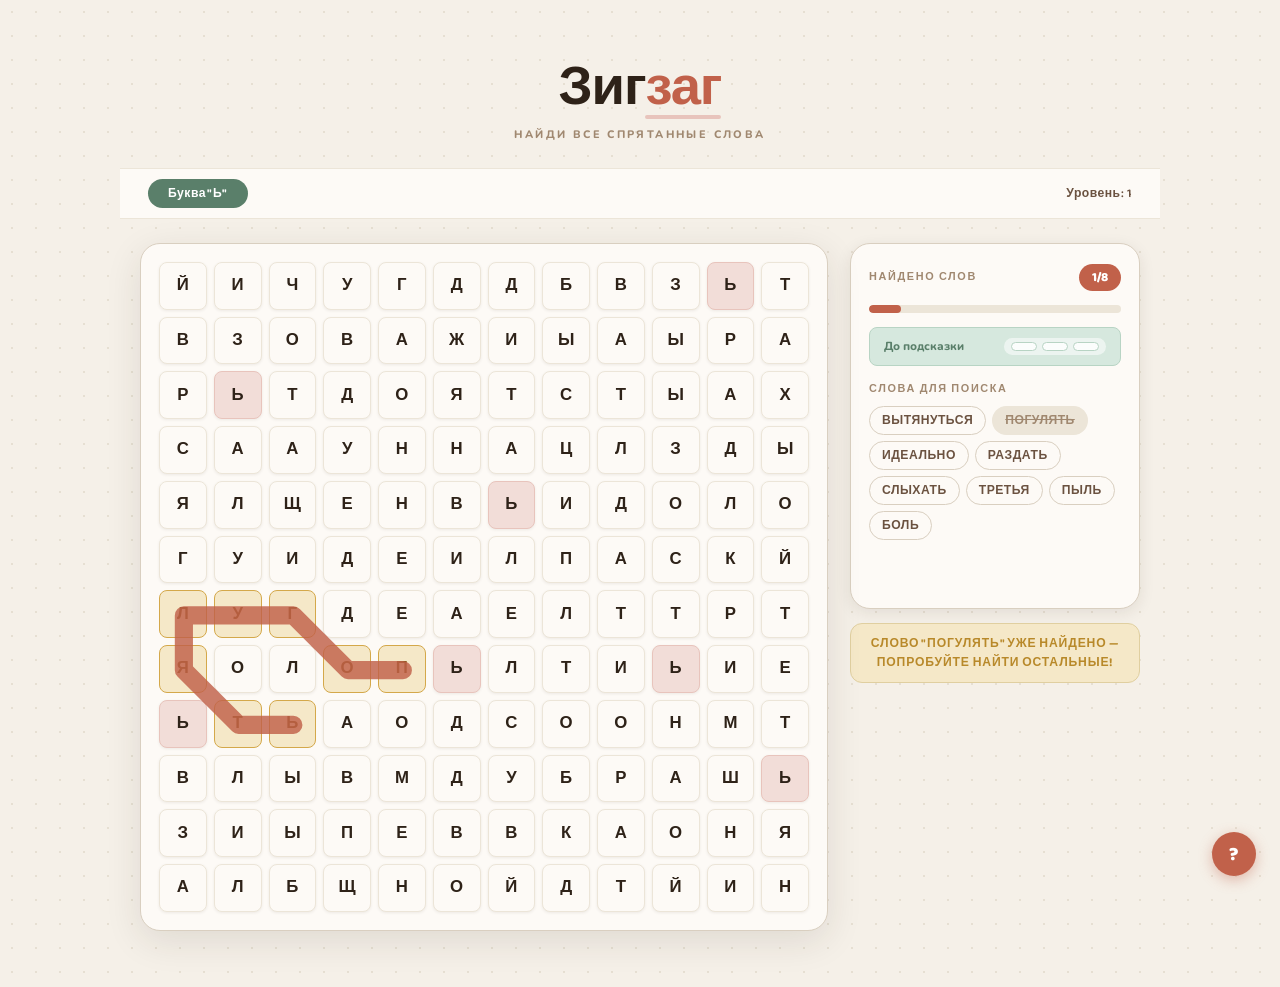
<file: index.html>
<!doctype html>
<html lang="ru">
  <head>
    <meta charset="UTF-8" />
    <meta name="viewport" content="width=device-width, initial-scale=1.0" />
    <meta name="description" content="Зигзаг — игра в слова. Найди все спрятанные слова, петляющие по сетке из букв." />
    <meta name="keywords" content="зигзаг, филворд, игра в слова, поиск слов, головоломка" />
    <meta name="robots" content="index, follow" />
    <meta name="google-site-verification" content="GYx6_DAuvatEQXPwaPTeLCGrM90qHb__5pO9PDcsDCo" />
    <meta name="yandex-verification" content="1960e7cf210b3740" />
    <link rel="canonical" href="https://alyona-belova.github.io/word_search_game/" />
    <meta property="og:type" content="website" />
    <meta property="og:title" content="Зигзаг — игра в слова" />
    <meta property="og:description" content="Найди все спрятанные слова, петляющие по сетке из букв." />
    <meta property="og:url" content="https://alyona-belova.github.io/word_search_game/" />
    <meta property="og:image" content="game_logo.png" />
    <meta property="og:locale" content="ru_RU" />
    <title>Зигзаг — найди все слова!</title>
    <link rel="preconnect" href="https://fonts.googleapis.com" />
    <link rel="preconnect" href="https://fonts.gstatic.com" crossorigin />
    <link rel="stylesheet" href="style.css" />
  </head>
  <body>
    <div class="container">
      <div class="header">
        <div class="header-inner">
          <h1>Зиг<span class="drop-accent">заг</span></h1>
          <div class="masthead-rule"></div>
          <div class="masthead-tagline">Найди все спрятанные слова</div>
        </div>
      </div>

      <div class="theme-info">
        <div class="current-theme">
          <div class="theme-badge" id="currentTheme">—</div>
        </div>
        <div class="level-progress" id="levelProgress">Уровень: 1</div>
      </div>

      <div class="game-area">
        <div class="grid-wrapper">
          <div id="grid" class="word-search-grid"></div>
        </div>

        <div class="words-progress">
          <div class="progress-header">
            <h3>Найдено слов</h3>
            <div class="progress-count" id="foundCount">0/0</div>
          </div>
          <div class="progress-bar">
            <div
              class="progress-fill"
              id="progressFill"
              style="width: 0%"
            ></div>
          </div>
          <div class="hints-row">
            <span class="hints-label">До подсказки</span>
            <div
              class="hint-progress-badge"
              id="hintProgressBadge"
              data-progress="0"
            >
              <div class="hint-pip" data-idx="0"></div>
              <div class="hint-pip" data-idx="1"></div>
              <div class="hint-pip" data-idx="2"></div>
            </div>
          </div>
          <div class="word-list-section" id="wordListSection">
            <h3 class="word-list-header">Слова для поиска</h3>
            <div id="wordList" class="word-list"></div>
          </div>
          <div class="words-found-container" id="foundWords">
            <div class="empty-words">Пока ничего не найдено</div>
          </div>
        </div>

        <div id="message" class="message"></div>

        <div
          id="levelCompleteMessage"
          class="level-complete-card"
          style="display: none"
        >
          <div class="confetti"></div>
          <p class="complete-title">Уровень пройден!</p>
          <button class="next-level-btn" id="nextLevelBtn">
            <span>Следующий уровень</span>
            <svg
              width="20"
              height="20"
              viewBox="0 0 24 24"
              fill="none"
              stroke="currentColor"
              stroke-width="2"
            >
              <path d="M5 12h14M12 5l7 7-7 7" />
            </svg>
          </button>
        </div>
      </div>
    </div>
    <div id="tutorialModal" class="modal-overlay" style="display: none">
      <div class="modal-card">
        <h2 class="modal-title">Как играть?</h2>
        <div class="tutorial-steps">
          <div class="tutorial-step">
            <div class="step-icon">✍️</div>
            <div class="step-text">
              <strong>Буква уровня</strong>
              <p>
                На каждом уровне задается новая буква, которую будут содержать
                все слова для поиска. Она может быть в начале слова, в середине
                или в конце.
              </p>
            </div>
          </div>
          <div class="tutorial-step">
            <div class="step-icon">⚡</div>
            <div class="step-text">
              <strong>Слова-зигзаги</strong>
              <p>
                Слова располагаются по ломаным линиям — каждая следующая буква может быть в любой из 8 соседних клеток.
              </p>
            </div>
          </div>
          <div class="tutorial-step">
            <div class="step-icon">💡</div>
            <div class="step-text">
              <strong>Подсказки</strong>
              <p>
                Найди 3 слова не из текущего уровня, чтобы получить подсказку: одно
                из нужных слов подсветится на поле.
              </p>
            </div>
          </div>
          <div class="tutorial-step">
            <div class="step-icon">🏆</div>
            <div class="step-text">
              <strong>Цель</strong>
              <p>
                Для прохождения уровня нужно найти все спрятанные слова. Чем
                меньше подсказок, тем лучше :&#41;
              </p>
            </div>
          </div>
        </div>
        <button id="tutorialClose" class="tutorial-close-btn">
          Начать играть!
        </button>
      </div>
    </div>

    <button id="helpBtn" class="help-btn" title="Как играть?">?</button>

    <script src="game.js"></script>
  </body>
</html>
</file>
<file: style.css>
@import url("https://fonts.googleapis.com/css2?family=Baloo+2:wght@400;500;600;700;800&family=Nunito:wght@400;600;700;800;900&display=swap");

* {
  margin: 0;
  padding: 0;
  box-sizing: border-box;
}

:root {
  --grid-size: 12;

  --bg: #f5f0e8;
  --bg-dots: #e6dfd2;
  --surface: #fdfaf6;
  --border: #d9cfc0;
  --border-soft: #ece5d8;

  --terra: #c1614a;
  --terra-light: #f2ddd8;
  --terra-muted: #e8c4bc;

  --sage: #5a7f6a;
  --sage-light: #d6e8de;
  --sage-muted: #b8d4c4;

  --gold: #b8892a;
  --gold-light: #f5e8c8;
  --gold-muted: #e0cfa0;

  --sky: #4a86a8;
  --sky-light: #d4e8f5;
  --sky-muted: #b0d0e8;

  --text: #2e2218;
  --text-soft: #6b5240;
  --text-muted: #a08870;

  --cell-bg: #fdfaf6;
  --cell-hover: #f5ede4;
  --cell-selected: #c8aef0;
  --cell-sel-text: #3d1a7a;
  --cell-sel-border: #9b72d8;
  --cell-found: #f5e8c8;
  --cell-found-border: #d4a84a;
  --cell-found-text: #7a5510;

  --shadow-sm: 0 1px 3px rgba(46, 34, 24, 0.08);
  --shadow-md: 0 4px 16px rgba(46, 34, 24, 0.09);
  --shadow-lg: 0 10px 36px rgba(46, 34, 24, 0.11);

  --radius: 20px;
  --radius-md: 12px;
  --radius-sm: 8px;
  --radius-pill: 999px;

  --cell-gap: 7px;
  --cell-size: 44px;
  --grid-padding: 18px;
}

body {
  font-family: "Nunito", sans-serif;
  background-color: var(--bg);
  background-image: radial-gradient(
    circle,
    var(--bg-dots) 1.5px,
    transparent 1.5px
  );
  background-size: 24px 24px;
  min-height: 100vh;
  display: flex;
  justify-content: center;
  align-items: flex-start;
  padding: 24px 16px 56px;
  color: var(--text);
}

.container {
  width: 100%;
  max-width: 1040px;
}

.header {
  text-align: center;
  padding: 36px 24px 10px;
}

.masthead-rule {
  display: none;
}

.header h1 {
  font-family: "Baloo 2", sans-serif;
  font-size: clamp(2rem, 6vw, 3.4rem);
  font-weight: 800;
  color: var(--text);
  letter-spacing: -0.02em;
  line-height: 1.1;
}

.header h1 .drop-accent {
  color: var(--terra);
  display: inline-block;
  position: relative;
}

.header h1 .drop-accent::after {
  content: "";
  position: absolute;
  bottom: 1px;
  left: 0;
  right: 0;
  height: 4px;
  background: var(--terra-muted);
  border-radius: var(--radius-pill);
}

.masthead-tagline {
  font-size: 0.68rem;
  letter-spacing: 0.22em;
  text-transform: uppercase;
  color: var(--text-muted);
  font-weight: 800;
  margin-top: 7px;
}

.theme-info {
  display: flex;
  justify-content: space-between;
  align-items: center;
  padding: 10px 28px;
  background: var(--surface);
  border-top: 1.5px solid var(--border-soft);
  border-bottom: 1.5px solid var(--border-soft);
  margin: 16px 0 0;
}

.theme-badge {
  background: var(--sage);
  color: #fff;
  padding: 5px 20px;
  border-radius: var(--radius-pill);
  font-family: "Baloo 2", sans-serif;
  font-size: 0.76rem;
  font-weight: 700;
  letter-spacing: 0.04em;
}

.level-progress {
  font-family: "Baloo 2", sans-serif;
  font-size: 0.76rem;
  color: var(--text-soft);
  font-weight: 600;
  letter-spacing: 0.04em;
}

.game-area {
  display: grid;
  grid-template-columns: 1fr 290px;
  grid-template-rows: auto auto auto auto;
  column-gap: 22px;
  row-gap: 14px;
  padding: 24px 20px 0;
  align-items: start;
}

.grid-wrapper {
  grid-column: 1;
  grid-row: 1 / 5;
  min-width: 0;
}

.words-progress {
  grid-column: 2;
  grid-row: 1;
}

#message {
  grid-column: 2;
  grid-row: 2;
}

#levelCompleteMessage {
  grid-column: 1 / 3;
  grid-row: 5;
}

.grid-wrapper {
  background: var(--surface);
  border-radius: var(--radius);
  padding: var(--grid-padding);
  border: 1.5px solid var(--border);
  box-shadow: var(--shadow-lg);
  width: 100%;
  position: relative;
  overflow: hidden;
}

.word-lines-svg {
  position: absolute;
  inset: 0;
  width: 100%;
  height: 100%;
  pointer-events: none;
  overflow: visible;
}

.word-search-grid {
  display: grid;
  gap: var(--cell-gap);
  width: 100%;
}

.grid-cell {
  width: 100%;
  aspect-ratio: 1;
  background: var(--cell-bg);
  border: 1.5px solid var(--border-soft);
  border-radius: var(--radius-sm);
  display: flex;
  align-items: center;
  justify-content: center;
  font-family: "Baloo 2", sans-serif;
  font-size: clamp(0.55rem, 3.5cqi, 1.05rem);
  font-weight: 700;
  color: var(--text);
  cursor: pointer;
  user-select: none;
  -webkit-user-select: none;
  -webkit-tap-highlight-color: transparent;
  touch-action: none;
  transition:
    background 0.1s ease,
    border-color 0.1s ease,
    transform 0.1s ease,
    box-shadow 0.1s ease;
  box-shadow: var(--shadow-sm);
  position: relative;
}

.grid-cell:hover:not(.found):not(.selected) {
  background: var(--cell-hover);
  border-color: var(--border);
  transform: translateY(-1px);
  box-shadow: 0 3px 10px rgba(46, 34, 24, 0.1);
}

.grid-cell.theme-letter {
  background: var(--terra-light);
  border-color: var(--terra-muted);
}

.grid-cell.selected {
  background: var(--cell-selected);
  border-color: var(--cell-sel-border);
  color: var(--cell-sel-text);
  transform: scale(1.1);
  box-shadow: 0 3px 12px rgba(155, 114, 216, 0.35);
  z-index: 2;
}

.grid-cell.found {
  background: var(--cell-found);
  border-color: var(--cell-found-border);
  color: var(--cell-found-text);
  cursor: default;
  transform: none;
  box-shadow: none;
}

.grid-cell.hint {
  background: var(--sky-light);
  border-color: var(--sky);
  color: #1c3f54;
  animation: hintPulse 0.45s ease-in-out 0s 7 alternate;
  z-index: 3;
}

.grid-cell.hint::after {
  content: "";
  position: absolute;
  inset: -4px;
  border-radius: 11px;
  border: 2.5px solid var(--sky-muted);
  animation: hintRing 0.45s ease-in-out 0s 7 alternate;
  pointer-events: none;
}

@keyframes hintPulse {
  0% {
    background: #eaf4fc;
    transform: scale(1);
  }

  100% {
    background: var(--sky-muted);
    transform: scale(1.2);
  }
}

@keyframes hintRing {
  0% {
    opacity: 0.2;
    transform: scale(1);
  }

  100% {
    opacity: 1;
    transform: scale(1.28);
  }
}

.words-progress {
  background: var(--surface);
  border-radius: var(--radius);
  padding: 20px 18px;
  border: 1.5px solid var(--border);
  box-shadow: var(--shadow-md);
  display: flex;
  flex-direction: column;
  gap: 14px;
}

.progress-header {
  display: flex;
  justify-content: space-between;
  align-items: center;
}

.progress-header h3 {
  font-family: "Baloo 2", sans-serif;
  font-size: 0.68rem;
  font-weight: 700;
  color: var(--text-muted);
  letter-spacing: 0.15em;
  text-transform: uppercase;
}

.progress-count {
  background: var(--terra);
  color: #fff;
  padding: 3px 13px;
  border-radius: var(--radius-pill);
  font-family: "Baloo 2", sans-serif;
  font-weight: 800;
  font-size: 0.8rem;
}

.progress-bar {
  height: 8px;
  background: var(--border-soft);
  border-radius: var(--radius-pill);
  overflow: hidden;
}

.progress-fill {
  height: 100%;
  background: var(--terra);
  border-radius: var(--radius-pill);
  transition: width 0.5s cubic-bezier(0.34, 1.56, 0.64, 1);
}

.word-list-section {
  display: none;
}

.word-list-header {
  font-family: "Baloo 2", sans-serif;
  font-size: 0.68rem;
  font-weight: 700;
  color: var(--text-muted);
  letter-spacing: 0.15em;
  text-transform: uppercase;
  margin-bottom: 8px;
}

.word-list {
  display: flex;
  flex-wrap: wrap;
  gap: 6px;
}

.word-list-item {
  padding: 4px 12px;
  border-radius: var(--radius-pill);
  border: 1.5px solid var(--border);
  font-family: "Baloo 2", sans-serif;
  font-size: 0.76rem;
  font-weight: 700;
  color: var(--text-soft);
  letter-spacing: 0.04em;
  text-transform: uppercase;
}

.word-list-item.found {
  text-decoration: line-through;
  color: var(--text-muted);
  background: var(--border-soft);
  border-color: transparent;
}

.hints-row {
  display: flex;
  align-items: center;
  justify-content: space-between;
  background: var(--sage-light);
  border-radius: var(--radius-sm);
  padding: 10px 14px;
  gap: 10px;
  border: 1px solid var(--sage-muted);
}

.hints-label {
  font-family: "Nunito", sans-serif;
  font-size: 0.73rem;
  font-weight: 800;
  color: var(--sage);
  white-space: nowrap;
  flex-shrink: 0;
}

.hint-progress-badge {
  display: flex;
  gap: 5px;
  align-items: center;
  background: rgba(255, 255, 255, 0.55);
  border-radius: var(--radius-pill);
  padding: 4px 7px;
}

.hint-pip {
  width: 26px;
  height: 9px;
  border-radius: var(--radius-pill);
  background: rgba(255, 255, 255, 0.8);
  border: 1.5px solid var(--sage-muted);
  transition:
    background 0.35s cubic-bezier(0.34, 1.56, 0.64, 1),
    border-color 0.3s ease,
    transform 0.25s ease;
}

.hint-pip.filled {
  background: var(--sage);
  border-color: var(--sage);
  transform: scaleY(1.18);
  box-shadow: 0 2px 5px rgba(90, 127, 106, 0.4);
}

.words-found-container {
  display: flex;
  flex-wrap: wrap;
  gap: 6px;
  min-height: 34px;
}

.empty-words {
  color: var(--text-muted);
  font-size: 0.82rem;
  font-weight: 700;
  font-style: italic;
  padding: 4px 0;
}

.found-word-badge {
  padding: 5px 14px;
  background: var(--gold-light);
  border: 1.5px solid var(--gold-muted);
  border-radius: var(--radius-pill);
  font-family: "Baloo 2", sans-serif;
  font-size: 0.76rem;
  font-weight: 700;
  color: var(--gold);
  letter-spacing: 0.04em;
  text-transform: uppercase;
  animation: popIn 0.35s cubic-bezier(0.175, 0.885, 0.32, 1.5);
}

@keyframes popIn {
  0% {
    transform: scale(0.5) translateY(8px);
    opacity: 0;
  }

  100% {
    transform: scale(1) translateY(0);
    opacity: 1;
  }
}

.message {
  text-align: center;
  padding: 10px 18px;
  border-radius: var(--radius-md);
  display: none;
  font-family: "Baloo 2", sans-serif;
  font-size: 0.76rem;
  font-weight: 700;
  letter-spacing: 0.07em;
  text-transform: uppercase;
  animation: slideDown 0.22s ease;
  border: 1.5px solid transparent;
  width: 100%;
}

@keyframes slideDown {
  from {
    transform: translateY(-8px);
    opacity: 0;
  }

  to {
    transform: translateY(0);
    opacity: 1;
  }
}

.message.success {
  display: block;
  background: var(--sage-light);
  border-color: var(--sage-muted);
  color: var(--sage);
}

.message.error {
  display: block;
  background: var(--terra-light);
  border-color: var(--terra-muted);
  color: var(--terra);
}

.message.level-complete {
  display: block;
  background: var(--gold-light);
  border-color: var(--gold-muted);
  color: var(--gold);
}

.level-complete-card {
  text-align: center;
  padding: 40px 32px 34px;
  border-radius: var(--radius);
  background: var(--surface);
  border: 1.5px solid var(--border);
  box-shadow: var(--shadow-lg);
  animation: cardPop 0.45s cubic-bezier(0.34, 1.56, 0.64, 1);
  position: relative;
  overflow: hidden;
}

.level-complete-card::before {
  content: "";
  position: absolute;
  top: 0;
  left: 0;
  right: 0;
  height: 5px;
  background: linear-gradient(
    to right,
    var(--terra) 33.33%,
    var(--sage) 33.33% 66.66%,
    var(--gold) 66.66%
  );
}

@keyframes cardPop {
  from {
    transform: scale(0.9) translateY(16px);
    opacity: 0;
  }

  to {
    transform: scale(1) translateY(0);
    opacity: 1;
  }
}

.confetti {
  font-size: 1rem;
  color: var(--text-soft);
  font-weight: 700;
  margin-bottom: 6px;
  font-family: "Nunito", sans-serif;
  position: relative;
}

.complete-title {
  font-family: "Baloo 2", sans-serif;
  font-size: 2.4rem;
  font-weight: 800;
  color: var(--text);
  margin-bottom: 24px;
  letter-spacing: -0.02em;
}

.next-level-btn {
  background: var(--terra);
  color: #fff;
  border: none;
  padding: 14px 32px;
  border-radius: var(--radius-pill);
  font-family: "Baloo 2", sans-serif;
  font-size: 0.92rem;
  font-weight: 700;
  cursor: pointer;
  letter-spacing: 0.03em;
  transition:
    transform 0.15s ease,
    box-shadow 0.15s ease,
    background 0.15s ease;
  display: inline-flex;
  align-items: center;
  gap: 9px;
  box-shadow: 0 4px 14px rgba(193, 97, 74, 0.35);
}

.next-level-btn:hover {
  background: #a8503b;
  transform: translateY(-3px);
  box-shadow: 0 8px 22px rgba(193, 97, 74, 0.4);
}

.next-level-btn:active {
  transform: scale(0.97);
}

.next-level-btn svg {
  transition: transform 0.15s ease;
}

.next-level-btn:hover svg {
  transform: translateX(4px);
}

.footer {
  padding: 18px 28px;
  margin-top: 24px;
  background: var(--surface);
  border-top: 1.5px solid var(--border-soft);
}

.footer-content {
  color: var(--text-muted);
  font-size: 0.73rem;
  text-align: center;
  font-weight: 600;
  letter-spacing: 0.02em;
  line-height: 1.65;
}

#grid {
  touch-action: none;
  -webkit-touch-callout: none;
  user-select: none;
  -webkit-user-select: none;
}

@media (max-width: 740px) {
  body {
    padding: 10px 4px 48px;
  }

  .header {
    padding: 22px 16px 8px;
  }

  .header h1 {
    font-size: 1.9rem;
  }

  .theme-info {
    padding: 8px 16px;
  }

  .game-area {
    display: flex;
    flex-direction: column;
    align-items: stretch;
    padding: 16px 4px 0;
    gap: 14px;
  }

  .grid-wrapper {
    --grid-padding: 10px;
  }

  .words-progress,
  #message,
  #levelCompleteMessage {
    width: 100%;
  }
}

@media (max-width: 400px) {
  :root {
    --cell-gap: 5px;
  }

  .grid-wrapper {
    --grid-padding: 10px;
  }
}

@media (max-width: 340px) {
  :root {
    --cell-gap: 4px;
  }

  .grid-wrapper {
    --grid-padding: 8px;
  }
}

.modal-overlay {
  position: fixed;
  inset: 0;
  background: rgba(46, 34, 24, 0.55);
  backdrop-filter: blur(3px);
  -webkit-backdrop-filter: blur(3px);
  display: flex;
  align-items: center;
  justify-content: center;
  z-index: 1000;
  padding: 16px;
}

.modal-card {
  background: var(--surface);
  border-radius: var(--radius);
  border: 1.5px solid var(--border);
  box-shadow: var(--shadow-lg);
  padding: 32px 28px 28px;
  max-width: 460px;
  width: 100%;
  animation: cardPop 0.35s cubic-bezier(0.34, 1.56, 0.64, 1);
}

.modal-title {
  font-family: "Baloo 2", sans-serif;
  font-size: 1.7rem;
  font-weight: 800;
  color: var(--text);
  letter-spacing: -0.02em;
  margin-bottom: 20px;
  text-align: center;
}

.tutorial-steps {
  display: flex;
  flex-direction: column;
  gap: 16px;
  margin-bottom: 24px;
}

.tutorial-step {
  display: flex;
  gap: 14px;
  align-items: flex-start;
}

.step-icon {
  font-size: 1.5rem;
  line-height: 1;
  flex-shrink: 0;
  margin-top: 2px;
}

.step-text strong {
  font-family: "Baloo 2", sans-serif;
  font-size: 0.9rem;
  font-weight: 700;
  color: var(--text);
  display: block;
  margin-bottom: 3px;
}

.step-text p {
  font-size: 0.82rem;
  color: var(--text-soft);
  line-height: 1.55;
  font-weight: 600;
}

.tutorial-close-btn {
  display: block;
  width: 100%;
  background: var(--terra);
  color: #fff;
  border: none;
  padding: 14px 24px;
  border-radius: var(--radius-pill);
  font-family: "Baloo 2", sans-serif;
  font-size: 0.92rem;
  font-weight: 700;
  cursor: pointer;
  letter-spacing: 0.03em;
  transition:
    transform 0.15s ease,
    box-shadow 0.15s ease,
    background 0.15s ease;
  box-shadow: 0 4px 14px rgba(193, 97, 74, 0.35);
}

.tutorial-close-btn:hover {
  background: #a8503b;
  transform: translateY(-2px);
  box-shadow: 0 8px 22px rgba(193, 97, 74, 0.4);
}

.tutorial-close-btn:active {
  transform: scale(0.97);
}

.help-btn {
  position: fixed;
  bottom: 24px;
  right: 24px;
  width: 44px;
  height: 44px;
  border-radius: 50%;
  background: var(--terra);
  color: #fff;
  border: none;
  font-family: "Baloo 2", sans-serif;
  font-size: 1.2rem;
  font-weight: 800;
  cursor: pointer;
  box-shadow: 0 4px 14px rgba(193, 97, 74, 0.4);
  transition:
    transform 0.15s ease,
    box-shadow 0.15s ease,
    background 0.15s ease;
  z-index: 500;
  display: flex;
  align-items: center;
  justify-content: center;
}

.help-btn:hover {
  background: #a8503b;
  transform: translateY(-2px) scale(1.08);
  box-shadow: 0 8px 22px rgba(193, 97, 74, 0.45);
}

.help-btn:active {
  transform: scale(0.95);
}

@media (max-width: 740px) {
  .help-btn {
    bottom: 16px;
    right: 16px;
    width: 40px;
    height: 40px;
    font-size: 1.1rem;
  }
}
</file>
